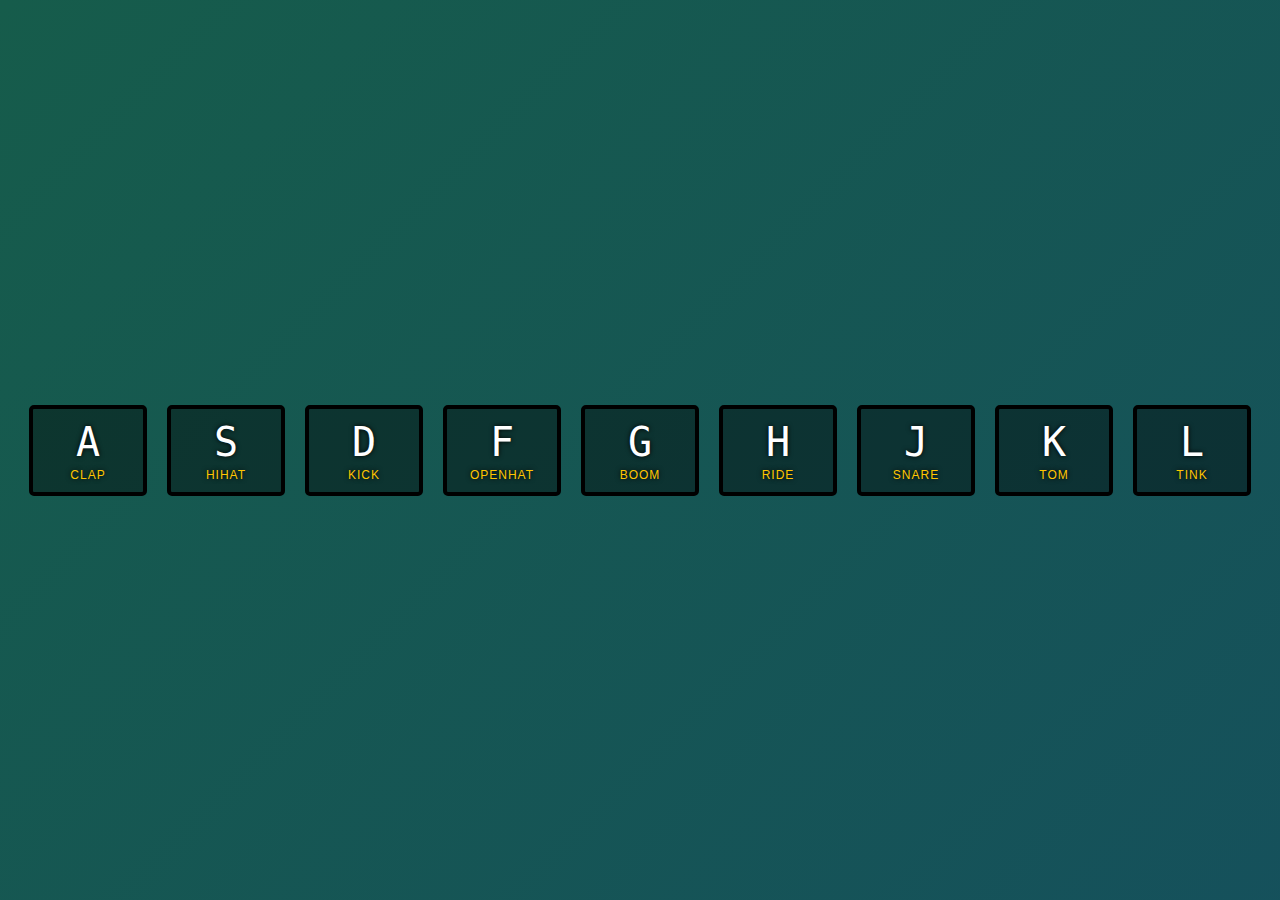
<file: 1.JavaScript-Drum-Kit/index.html>
<!DOCTYPE html>
<html lang="en">
  <head>
    <meta charset="UTF-8" />
    <title>JS Drum Kit</title>
    <link rel="stylesheet" href="style.css" />
  </head>
  <body>
    <div class="keys">
      <div data-key="65" class="key">
        <kbd>A</kbd>
        <span class="sound">clap</span>
      </div>
      <div data-key="83" class="key">
        <kbd>S</kbd>
        <span class="sound">hihat</span>
      </div>
      <div data-key="68" class="key">
        <kbd>D</kbd>
        <span class="sound">kick</span>
      </div>
      <div data-key="70" class="key">
        <kbd>F</kbd>
        <span class="sound">openhat</span>
      </div>
      <div data-key="71" class="key">
        <kbd>G</kbd>
        <span class="sound">boom</span>
      </div>
      <div data-key="72" class="key">
        <kbd>H</kbd>
        <span class="sound">ride</span>
      </div>
      <div data-key="74" class="key">
        <kbd>J</kbd>
        <span class="sound">snare</span>
      </div>
      <div data-key="75" class="key">
        <kbd>K</kbd>
        <span class="sound">tom</span>
      </div>
      <div data-key="76" class="key">
        <kbd>L</kbd>
        <span class="sound">tink</span>
      </div>
    </div>

    <audio data-key="65" src="sounds/clap.wav"></audio>
    <audio data-key="83" src="sounds/hihat.wav"></audio>
    <audio data-key="68" src="sounds/kick.wav"></audio>
    <audio data-key="70" src="sounds/openhat.wav"></audio>
    <audio data-key="71" src="sounds/boom.wav"></audio>
    <audio data-key="72" src="sounds/ride.wav"></audio>
    <audio data-key="74" src="sounds/snare.wav"></audio>
    <audio data-key="75" src="sounds/tom.wav"></audio>
    <audio data-key="76" src="sounds/tink.wav"></audio>

    <script>
      function playSound(e) {
        const audio = document.querySelector(`audio[data-key="${e.keyCode}"]`)
        const key = document.querySelector(`key[data-key="${e.keyCode}"]`)
        if (!audio) return //Stop before playing.
        audio.currentTime = 0 //Allow keypress to play the drum multiple times on top of other sounds.
        audio.play()
        key.classList.add('playing')
        console.log(key.classList)
      }
      function removeTransition(e) {
        if (e.propertyName !== 'transition') return
        transform
        this.classList.remove('playing')
      }
      window.addEventListener('keydown', playSound)

      const keys = document.querySelectorAll('.key')
      keys.forEach((key) =>
        key.addEventListener('transitionend', removeTransition)
      )
    </script>
  </body>
</html>
</file>
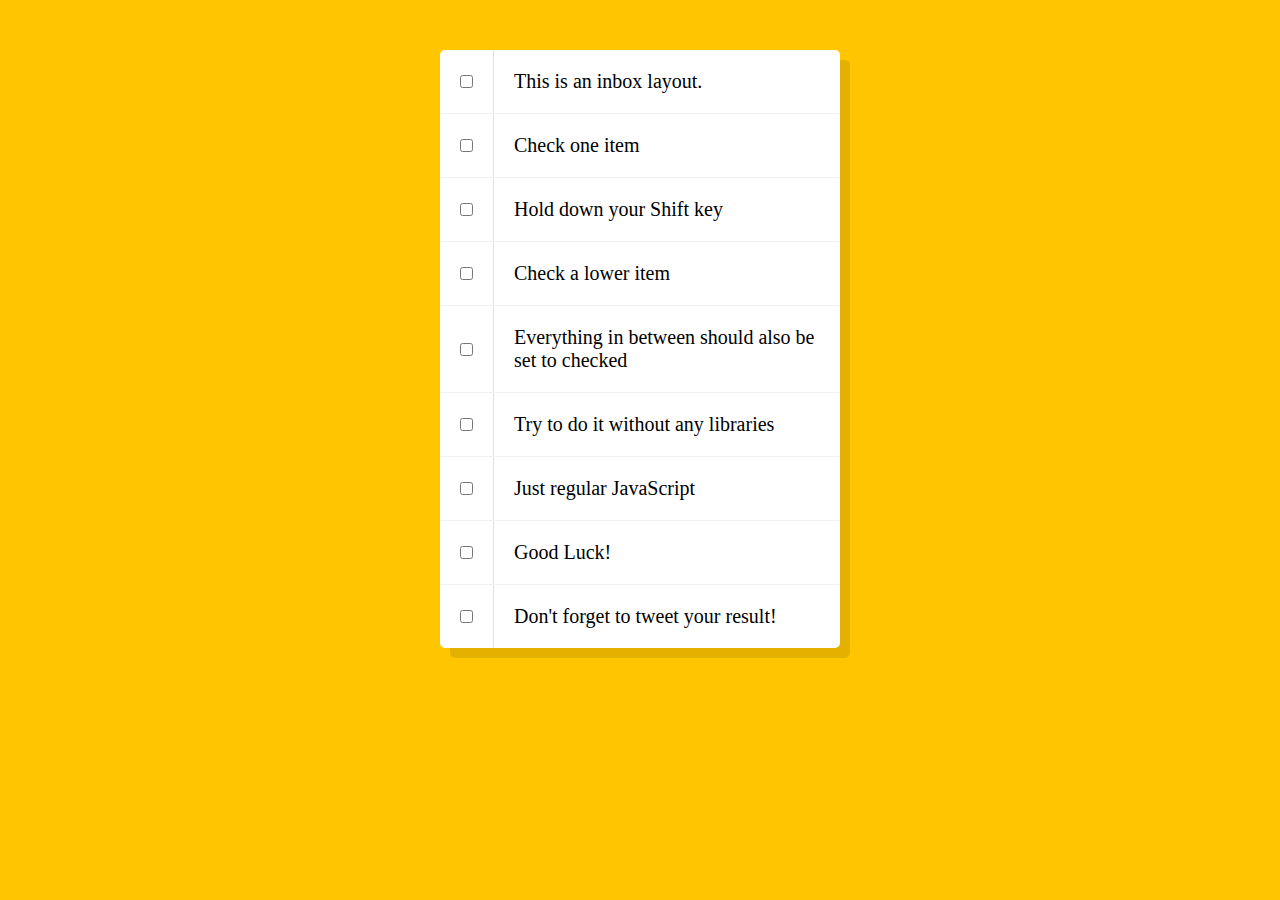
<file: 10.Hold-Shift-To-Check-Multiple-Checkboxes/index.html>
<!DOCTYPE html>
<html lang="en">
  <head>
    <meta charset="UTF-8" />
    <title>Hold Shift to Check Multiple Checkboxes</title>
  </head>
  <body>
    <style>
      html {
        font-family: sans-serif;
        background: #ffc600;
      }

      .inbox {
        max-width: 400px;
        margin: 50px auto;
        background: white;
        border-radius: 5px;
        box-shadow: 10px 10px 0 rgba(0, 0, 0, 0.1);
      }

      .item {
        display: flex;
        align-items: center;
        border-bottom: 1px solid #f1f1f1;
      }

      .item:last-child {
        border-bottom: 0;
      }

      input:checked + p {
        background: #f9f9f9;
        text-decoration: line-through;
      }

      input[type='checkbox'] {
        margin: 20px;
      }

      p {
        margin: 0;
        padding: 20px;
        transition: background 0.2s;
        flex: 1;
        font-family: 'helvetica neue';
        font-size: 20px;
        font-weight: 200;
        border-left: 1px solid #d1e2ff;
      }
    </style>
    <!--
   The following is a common layout you would see in an email client.
   When a user clicks a checkbox, holds Shift, and then clicks another checkbox a few rows down, all the checkboxes inbetween those two checkboxes should be checked.
  -->
    <div class="inbox">
      <div class="item">
        <input type="checkbox" />
        <p>This is an inbox layout.</p>
      </div>
      <div class="item">
        <input type="checkbox" />
        <p>Check one item</p>
      </div>
      <div class="item">
        <input type="checkbox" />
        <p>Hold down your Shift key</p>
      </div>
      <div class="item">
        <input type="checkbox" />
        <p>Check a lower item</p>
      </div>
      <div class="item">
        <input type="checkbox" />
        <p>Everything in between should also be set to checked</p>
      </div>
      <div class="item">
        <input type="checkbox" />
        <p>Try to do it without any libraries</p>
      </div>
      <div class="item">
        <input type="checkbox" />
        <p>Just regular JavaScript</p>
      </div>
      <div class="item">
        <input type="checkbox" />
        <p>Good Luck!</p>
      </div>
      <div class="item">
        <input type="checkbox" />
        <p>Don't forget to tweet your result!</p>
      </div>
    </div>

    <script>
      const checkboxes = document.querySelectorAll(
        '.inbox input[type="checkbox"]'
      )

      let lastChecked

      function handleCheck(e) {
        let inBetween = false
        if (e.shiftKey && this.checked) {
          checkboxes.forEach((checkbox) => {
            console.log(checkbox)
            if (checkbox === this || checkbox === lastChecked) {
              inBetween = !inBetween
              console.log('Starting to check them in between!')
            }

            if (inBetween) {
              checkbox.checked = true
            }
          })
        }

        lastChecked = this
      }
      checkboxes.forEach((checkbox) =>
        checkbox.addEventListener('click', handleCheck)
      )
    </script>
  </body>
</html>
</file>
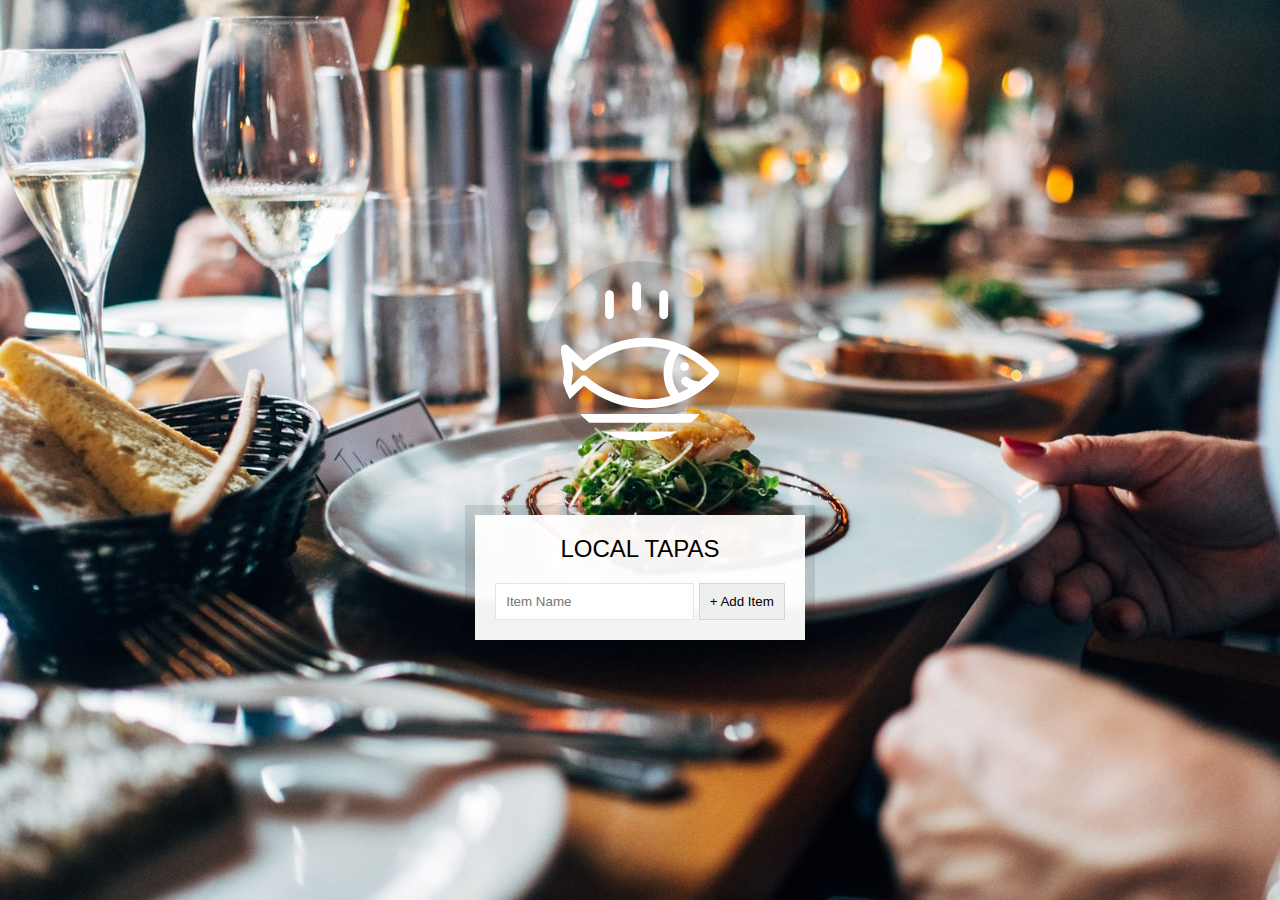
<file: 15.LocalStorage/index.html>
<!DOCTYPE html>
<html lang="en">
  <head>
    <meta charset="UTF-8" />
    <title>LocalStorage</title>
    <link rel="stylesheet" href="style.css" />
  </head>
  <body>
    <!--
      Fish SVG Cred:
      https://thenounproject.com/search/?q=fish&i=589236
   -->

    <svg
      xmlns="http://www.w3.org/2000/svg"
      xmlns:xlink="http://www.w3.org/1999/xlink"
      version="1.1"
      x="0px"
      y="0px"
      viewBox="0 0 512 512"
      enable-background="new 0 0 512 512"
      xml:space="preserve"
    >
      <g>
        <path
          d="M495.9,425.3H16.1c-5.2,0-10.1,2.9-12.5,7.6c-2.4,4.7-2.1,10.3,0.9,14.6l39,56.4c2.6,3.8,7,6.1,11.6,6.1h401.7   c4.6,0,9-2.3,11.6-6.1l39-56.4c3-4.3,3.3-9.9,0.9-14.6C506,428.2,501.1,425.3,495.9,425.3z M449.4,481.8H62.6L43,453.6H469   L449.4,481.8z"
        />
        <path
          d="M158.3,122c7.8,0,14.1-6.3,14.1-14.1V43.4c0-7.8-6.3-14.1-14.1-14.1c-7.8,0-14.1,6.3-14.1,14.1v64.5   C144.2,115.7,150.5,122,158.3,122z"
        />
        <path
          d="M245.1,94.7c7.8,0,14.1-6.3,14.1-14.1V16.1c0-7.8-6.3-14.1-14.1-14.1C237.3,2,231,8.3,231,16.1v64.5   C231,88.4,237.3,94.7,245.1,94.7z"
        />
        <path
          d="M331.9,122c7.8,0,14.1-6.3,14.1-14.1V43.4c0-7.8-6.3-14.1-14.1-14.1s-14.1,6.3-14.1,14.1v64.5   C317.8,115.7,324.1,122,331.9,122z"
        />
        <path
          d="M9.6,385.2c5.3,2.8,11.8,1.9,16.2-2.2l50.6-47.7c56.7,46.5,126.6,71.9,198.3,71.9c0,0,0,0,0,0   c87.5,0,169.7-36.6,231.4-103.2c5-5.4,5-13.8,0-19.2c-61.8-66.5-144-103.2-231.4-103.2c-72,0-142.2,25.6-199,72.5l-50-47.1   c-4.4-4.1-10.9-5-16.2-2.2c-5.3,2.8-8.3,8.7-7.4,14.6l11.6,75L2.2,370.6C1.3,376.5,4.2,382.4,9.6,385.2z M380.9,230.8   c34.9,14.3,67.2,35.7,95.3,63.6c-10.1,10-20.8,19.2-31.9,27.5c-22.4-3.3-29.6-8.8-30.7-9.7c-4-5.7-11.8-7.7-18.1-4.4   c-6.9,3.6-9.5,12.2-5.9,19.1c1.9,3.5,7.3,10.3,22.4,16c-10.1,5.7-20.5,10.7-31.1,15.1C352.4,320.2,352.4,268.6,380.9,230.8z    M36.3,255.6l29.4,27.7c5.3,5,13.6,5.1,19.1,0.3c53.2-47.6,120.7-73.7,190-73.7c26.9,0,53.2,3.9,78.5,11.3   c-29.3,44.6-29.3,102,0,146.6c-25.3,7.4-51.6,11.3-78.5,11.3c-69,0-136.3-26-189.4-73.2c-2.7-2.4-13.4-6.3-19.1,0.3l-30.1,28.3   l5.7-40C42.2,293,36.3,255.6,36.3,255.6z"
        />
        <circle cx="398.8" cy="273.8" r="14.1" />
      </g>
    </svg>

    <div class="wrapper">
      <h2>LOCAL TAPAS</h2>
      <p></p>
      <ul class="plates">
        <li>Loading Tapas...</li>
      </ul>
      <form class="add-items">
        <input type="text" name="item" placeholder="Item Name" required />
        <input type="submit" value="+ Add Item" />
      </form>
    </div>

    <script>
      const addItems = document.querySelector('.add-items')
      const itemsList = document.querySelector('.plates')
      const items = JSON.parse(localStorage.getItem('items')) || []

      function addItem(e) {
        e.preventDefault()
        const text = this.querySelector('[name=item]').value
        const item = {
          text,
          done: false,
        }

        items.push(item)
        populateList(items, itemsList)
        localStorage.setItem('items', JSON.stringify(items))
        this.reset()
      }

      function populateList(plates = [], platesList) {
        platesList.innerHTML = plates
          .map((plate, i) => {
            return `
        <li>
          <input type="checkbox" data-index=${i} id="item${i}" ${
              plate.done ? 'checked' : ''
            } />
          <label for="item${i}">${plate.text}</label>
        </li>
      `
          })
          .join('')
      }

      function toggleDone(e) {
        if (!e.target.matches('input')) return // skip this unless it's an input
        const el = e.target
        const index = el.dataset.index
        items[index].done = !items[index].done
        localStorage.setItem('items', JSON.stringify(items))
        populateList(items, itemsList)
      }

      addItems.addEventListener('submit', addItem)
      itemsList.addEventListener('click', toggleDone)

      populateList(items, itemsList)
    </script>
  </body>
</html>
</file>
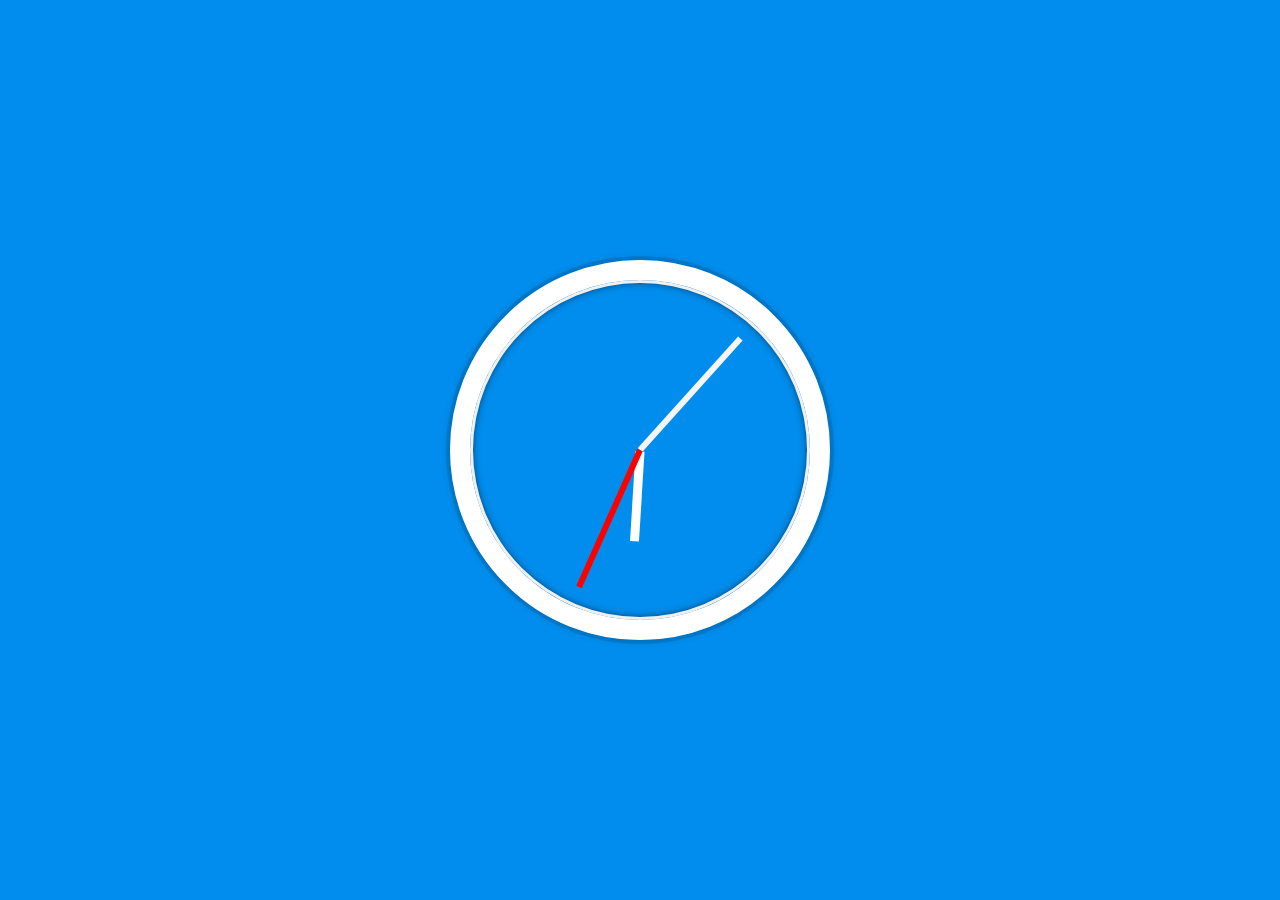
<file: 2.CSS-JS-Clock/index.html>
<!DOCTYPE html>
<html lang="en">
  <head>
    <meta charset="UTF-8" />
    <title>JS + CSS Clock</title>
  </head>
  <body>
    <div class="clock">
      <div class="clock-face">
        <div class="hand hour-hand"></div>
        <div class="clockcenter"></div>
        <div class="hand min-hand"></div>
        <div class="hand second-hand" style="transform: rotate(60deg)"></div>
      </div>
    </div>

    <style>
      html {
        background: #018ded
          url(https://papers.co/wallpaper/papers.co-vr76-dessert-bw-dark-nature-pattern-25-wallpaper.jpg);
        font-family: 'helvetica neue';
        text-align: center;
        font-size: 10px;
      }

      body {
        margin: 0;
        font-size: 2rem;
        display: flex;
        flex: 1;
        min-height: 100vh;
        align-items: center;
      }
      .clock {
        width: 30rem;
        height: 30rem;
        border: 20px solid white;
        border-radius: 50%;
        margin: 50px auto;
        position: relative;
        padding: 2rem;
        box-shadow: 0 0 0 4px rgba(0, 0, 0, 0.1), inset 0 0 0 3px #efefef,
          inset 0 0 10px black, 0 0 10px rgba(0, 0, 0, 0.2);
      }

      .clock-face {
        position: relative;
        width: 100%;
        height: 100%;
        transform: translateY(-3px);
      }

      .hand {
        position: absolute;
        transform-origin: 100%;
      }

      .second-hand {
        position: absolute;
        width: 50%;
        height: 6px;
        background: red;
        top: 50%;
      }
      .min-hand {
        position: absolute;
        width: 50%;
        height: 6px;
        background: whitesmoke;
        top: 50%;
      }
      .hour-hand {
        width: 30%;
        height: 9px;
        background: white;
        top: 50%;
        left: 20%;
      }
    </style>
    <script>
      const hand = document.querySelector('.hand')
      const secondHand = document.querySelector('.second-hand')
      const minsHand = document.querySelector('.min-hand')
      const hourHand = document.querySelector('.hour-hand')
      function setDate() {
        const now = new Date()
        const seconds = now.getSeconds()
        const secondsDegrees = (seconds / 60) * 360 + 90

        if (secondHand.style.transform === 'rotate(444deg)') {
          console.log(`this is 59secs ${secondHand.style.transition}`)
          console.log(
            `this is 59secs ${secondHand.style.transitionTimingFunction}`
          )
          secondHand.style.transitionTimingFunction = 'steps(1,jump-end'
          secondHand.style.transition = '0s'
          secondHand.style.transform = `rotate(${84}deg`
        }
        secondHand.style.transform = `rotate(${secondsDegrees}deg`
        secondHand.style.transition = 'all 0.5s'
        secondHand.style.transitionTimingFunction =
          'cubic-bezier(0.1, 2.7, 0.58, 1)'

        const minutes = now.getMinutes()
        const minDegrees = (minutes / 60) * 360 + 90
        minsHand.style.transform = `rotate(${minDegrees}deg)`

        const hours = now.getHours()
        const hourDegrees = (hours / 12) * 360 + (minutes / 60) * 30 + 90
        hourHand.style.transform = `rotate(${hourDegrees}deg)`
        console.log()

        console.log(`time:${hours}:${minutes}:${seconds}`)
      }

      setInterval(setDate, 1000)

      setDate()
    </script>
  </body>
</html>
</file>
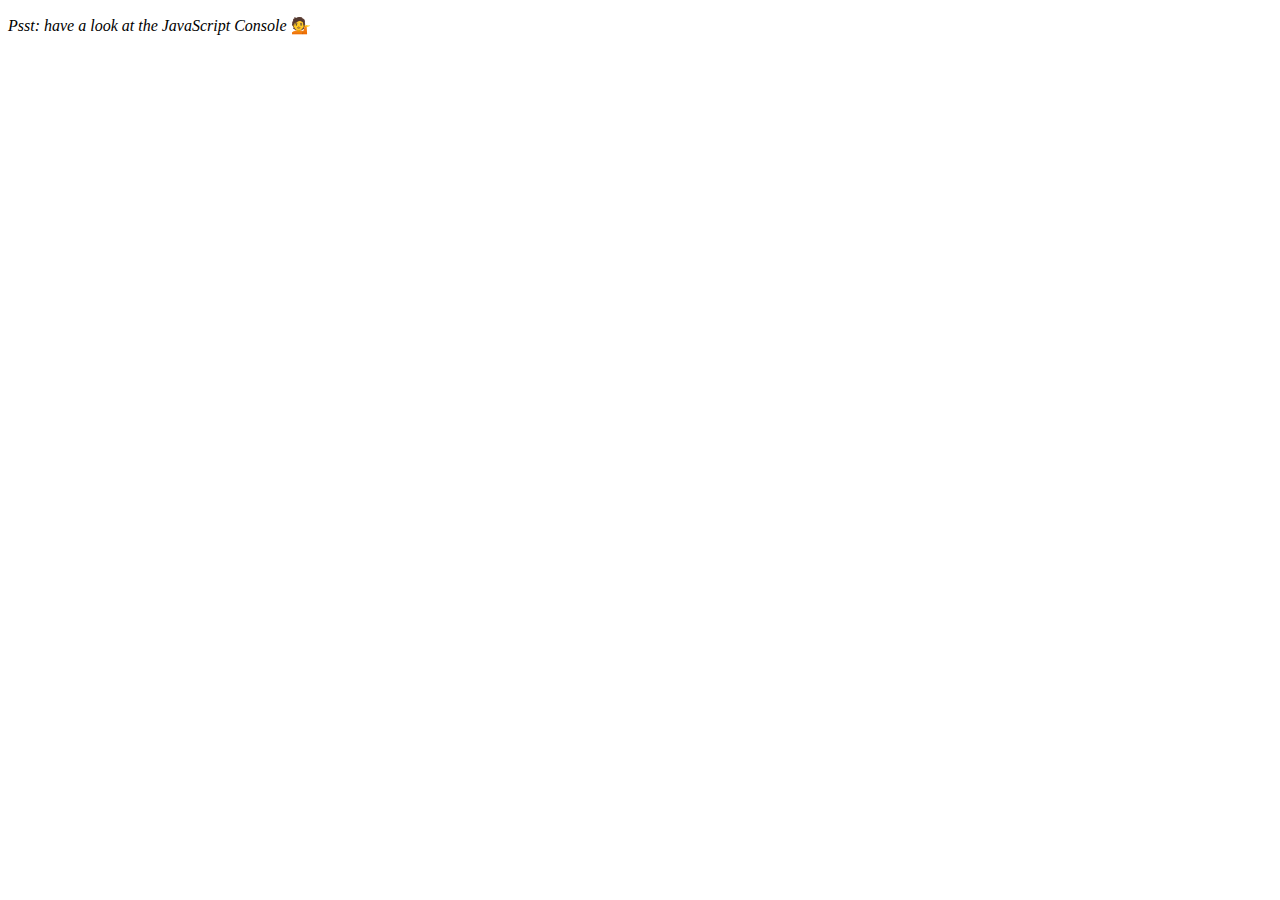
<file: 4.Array-Cardio-Day-1/index.html>
<!DOCTYPE html>
<html lang="en">
  <head>
    <meta charset="UTF-8" />
    <title>Array Cardio 💪</title>
  </head>
  <body>
    <p><em>Psst: have a look at the JavaScript Console</em> 💁</p>
    <script>
      // Get your shorts on - this is an array workout!
      // ## Array Cardio Day 1

      // Some data we can work with

      const inventors = [
        { first: 'Albert', last: 'Einstein', year: 1879, passed: 1955 },
        { first: 'Isaac', last: 'Newton', year: 1643, passed: 1727 },
        { first: 'Galileo', last: 'Galilei', year: 1564, passed: 1642 },
        { first: 'Marie', last: 'Curie', year: 1867, passed: 1934 },
        { first: 'Johannes', last: 'Kepler', year: 1571, passed: 1630 },
        { first: 'Nicolaus', last: 'Copernicus', year: 1473, passed: 1543 },
        { first: 'Max', last: 'Planck', year: 1858, passed: 1947 },
        { first: 'Katherine', last: 'Blodgett', year: 1898, passed: 1979 },
        { first: 'Ada', last: 'Lovelace', year: 1815, passed: 1852 },
        { first: 'Sarah E.', last: 'Goode', year: 1855, passed: 1905 },
        { first: 'Lise', last: 'Meitner', year: 1878, passed: 1968 },
        { first: 'Hanna', last: 'Hammarström', year: 1829, passed: 1909 },
      ]

      const people = [
        'Bernhard, Sandra',
        'Bethea, Erin',
        'Becker, Carl',
        'Bentsen, Lloyd',
        'Beckett, Samuel',
        'Blake, William',
        'Berger, Ric',
        'Beddoes, Mick',
        'Beethoven, Ludwig',
        'Belloc, Hilaire',
        'Begin, Menachem',
        'Bellow, Saul',
        'Benchley, Robert',
        'Blair, Robert',
        'Benenson, Peter',
        'Benjamin, Walter',
        'Berlin, Irving',
        'Benn, Tony',
        'Benson, Leana',
        'Bent, Silas',
        'Berle, Milton',
        'Berry, Halle',
        'Biko, Steve',
        'Beck, Glenn',
        'Bergman, Ingmar',
        'Black, Elk',
        'Berio, Luciano',
        'Berne, Eric',
        'Berra, Yogi',
        'Berry, Wendell',
        'Bevan, Aneurin',
        'Ben-Gurion, David',
        'Bevel, Ken',
        'Biden, Joseph',
        'Bennington, Chester',
        'Bierce, Ambrose',
        'Billings, Josh',
        'Birrell, Augustine',
        'Blair, Tony',
        'Beecher, Henry',
        'Biondo, Frank',
      ]

      // Array.prototype.filter()
      // 1. Filter the list of inventors for those who were born in the 1500's
      const fifteen = inventors.filter(
        (inventor) => inventor.year >= 1500 && inventor.year < 1600
      )
      console.log(fifteen)

      // Array.prototype.map()
      // 2. Give us an array of the inventors first and last names
      const first_last = inventors.filter(
        (inventor) => `${inventor.first} ${inventor.last}`
      )
      console.log(first_last)

      // Array.prototype.sort()
      // 3. Sort the inventors by birthdate, oldest to youngest
      const ordered = inventors.sort((a, b) => (a.year > b.year ? 1 : -1))
      console.table(ordered)

      // Array.prototype.reduce()
      // 4. How many years did all the inventors live all together?
      const totalYears = inventors.reduce(
        (total, inventor) => total + (inventor.passed - inventor.year),
        0
      )
      console.log(totalYears)

      // 5. Sort the inventors by years lived
      const orderedAge = inventors.sort((a, b) =>
        a.passed - a.year > b.passed - b.year ? 1 : -1
      )
      console.table(orderedAge)

      // 6. create a list of Boulevards in Paris that contain 'de' anywhere in the name
      // https://en.wikipedia.org/wiki/Category:Boulevards_in_Paris
      // This group of code only works on the Wikipedia URL.
      /*
    const category = document.querySelector('.mw-category');
    const links = Array.from(category.querySelectorAll('a'));

    const de = links.map(link => link.textContent).filter(streetName => streetName.includes("de"));
    */

      // 7. sort Exercise
      // Sort the people alphabetically by last name
      const orderedPeople = people.sort((lastOne, nextOne) => {
        const [aLast, aName] = lastOne.split(', ')
        const [bLast, bName] = nextOne.split(', ')
        return aLast > bLast ? -1 : 1
      })
      console.log(orderedPeople)

      // 8. Reduce Exercise
      // Sum up the instances of each of these
      const data = [
        'car',
        'car',
        'truck',
        'truck',
        'bike',
        'walk',
        'car',
        'van',
        'bike',
        'walk',
        'car',
        'van',
        'car',
        'truck',
      ]

      const reducedData = data.reduce((obj, car) => {
        if (!obj[item]) {
          obj[item] = 0
        }
        obj[item]++
        return obj
      }, {})
    </script>
  </body>
</html>
</file>
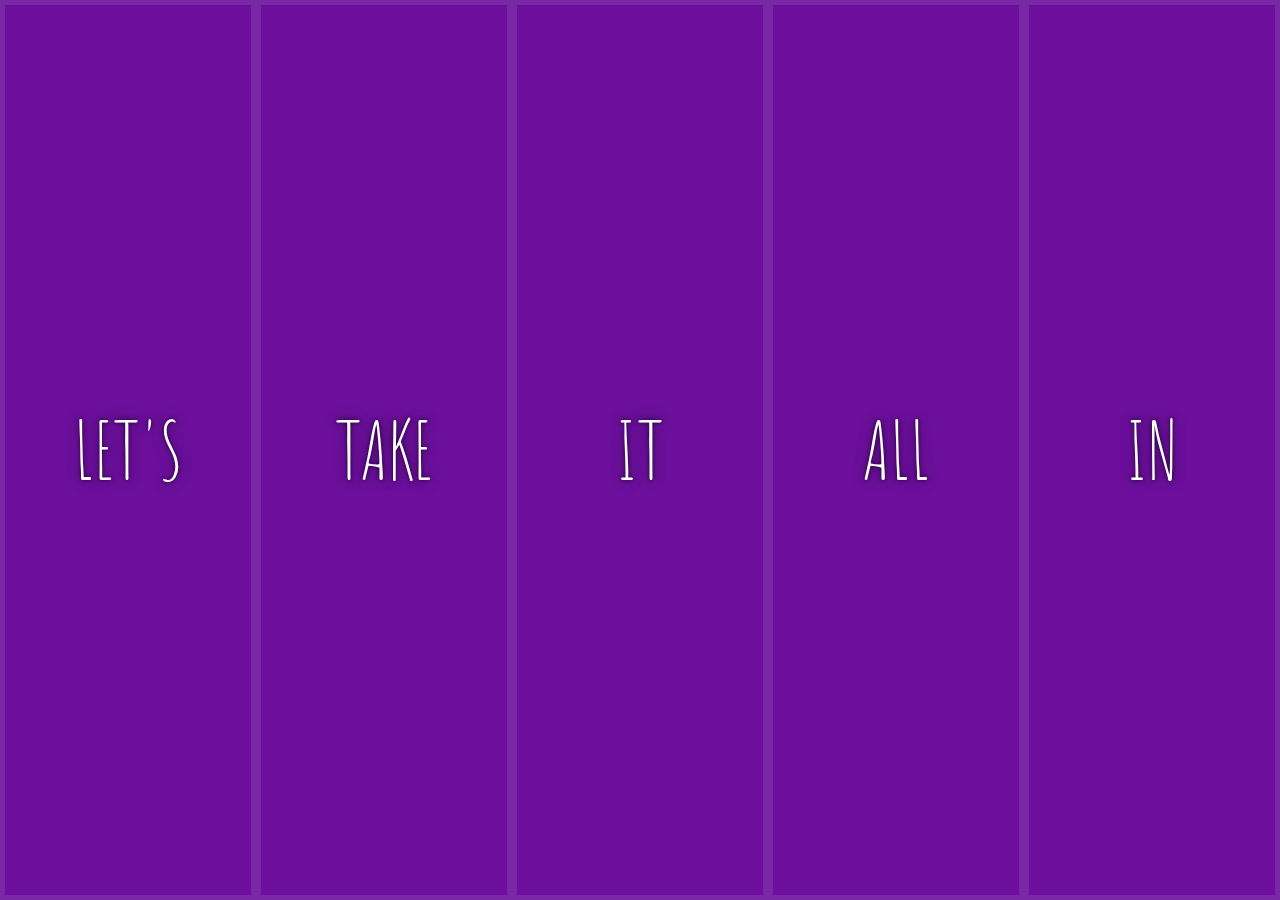
<file: 5.Flex-Panel-Gallery/index.html>
<!DOCTYPE html>
<html lang="en">
  <head>
    <meta charset="UTF-8" />
    <title>Flex Panels 💪</title>
    <link
      href="https://fonts.googleapis.com/css?family=Amatic+SC"
      rel="stylesheet"
      type="text/css"
    />
  </head>
  <body>
    <style>
      html {
        box-sizing: border-box;
        background: #ffc600;
        font-family: 'helvetica neue';
        font-size: 20px;
        font-weight: 200;
      }

      body {
        margin: 0;
      }

      *,
      *:before,
      *:after {
        box-sizing: inherit;
      }

      .panels {
        min-height: 100vh;
        overflow: hidden;
        display: flex;
      }

      .panel {
        background: #6b0f9c;
        box-shadow: inset 0 0 0 5px rgba(255, 255, 255, 0.1);
        color: white;
        text-align: center;
        align-items: center;
        /* Safari transitionend event.propertyName === flex */
        /* Chrome + FF transitionend event.propertyName === flex-grow */
        transition: font-size 0.7s cubic-bezier(0.61, -0.19, 0.7, -0.11),
          flex 0.7s cubic-bezier(0.61, -0.19, 0.7, -0.11), background 0.2s;
        font-size: 20px;
        background-size: cover;
        background-position: center;
        flex: 1;
        justify-content: center;
        align-items: center;
        display: flex;
        flex-direction: column;
      }

      .panel1 {
        background-image: url(https://source.unsplash.com/gYl-UtwNg_I/1500x1500);
      }
      .panel2 {
        background-image: url(https://source.unsplash.com/rFKUFzjPYiQ/1500x1500);
      }
      .panel3 {
        background-image: url(https://images.unsplash.com/photo-1465188162913-8fb5709d6d57?ixlib=rb-0.3.5&q=80&fm=jpg&crop=faces&cs=tinysrgb&w=1500&h=1500&fit=crop&s=967e8a713a4e395260793fc8c802901d);
      }
      .panel4 {
        background-image: url(https://source.unsplash.com/ITjiVXcwVng/1500x1500);
      }
      .panel5 {
        background-image: url(https://source.unsplash.com/3MNzGlQM7qs/1500x1500);
      }

      /* Flex Children */
      .panel > * {
        margin: 0;
        width: 100%;
        transition: transform 0.5s;
        flex: 1 0 auto;
        display: flex;
        justify-content: center;
        align-items: center;
      }

      .panel > *:first-child {
        transform: translateY(-100%);
      }
      .panel.open-active > *:first-child {
        transform: translateY(0);
      }
      .panel > *:last-child {
        transform: translateY(100%);
      }
      .panel.open-active > *:last-child {
        transform: translateY(0);
      }

      .panel p {
        text-transform: uppercase;
        font-family: 'Amatic SC', cursive;
        text-shadow: 0 0 4px rgba(0, 0, 0, 0.72), 0 0 14px rgba(0, 0, 0, 0.45);
        font-size: 2em;
      }

      .panel p:nth-child(2) {
        font-size: 4em;
      }

      .panel.open {
        flex: 5;
        font-size: 40px;
      }
    </style>

    <div class="panels">
      <div class="panel panel1">
        <p>Hey</p>
        <p>Let's</p>
        <p>Dance</p>
      </div>
      <div class="panel panel2">
        <p>Give</p>
        <p>Take</p>
        <p>Receive</p>
      </div>
      <div class="panel panel3">
        <p>Experience</p>
        <p>It</p>
        <p>Today</p>
      </div>
      <div class="panel panel4">
        <p>Give</p>
        <p>All</p>
        <p>You can</p>
      </div>
      <div class="panel panel5">
        <p>Life</p>
        <p>In</p>
        <p>Motion</p>
      </div>
    </div>

    <script>
      const panels = document.querySelectorAll('.panel')

      function toggleOpen() {
        this.classList.toggle('open')
      }

      function toggleActive(e) {
        if (e.propertyName.includes('flex')) {
          this.classList.toggle('open-active')
        }
      }

      panels.forEach((panel) => panel.addEventListener('click', toggleOpen))
      panels.forEach((panel) =>
        panel.addEventListener('transitionend', toggleActive)
      )
    </script>
  </body>
</html>
</file>
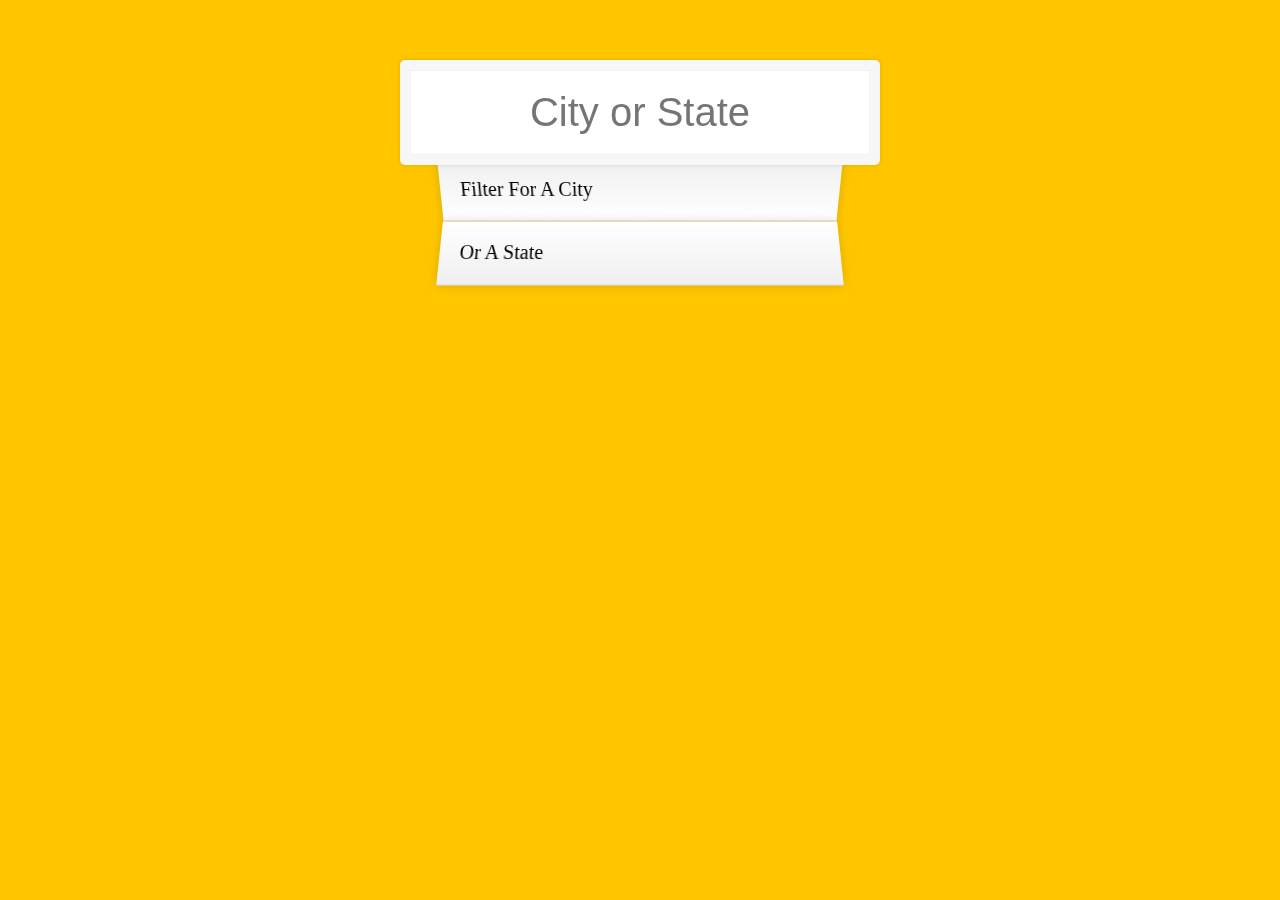
<file: 6.Type-Ahead/index.html>
<!DOCTYPE html>
<html lang="en">
  <head>
    <meta charset="UTF-8" />
    <title>Type Ahead 👀</title>
    <link rel="stylesheet" href="style.css" />
  </head>
  <body>
    <form class="search-form">
      <input type="text" class="search" placeholder="City or State" />
      <ul class="suggestions">
        <li>Filter for a city</li>
        <li>or a state</li>
      </ul>
    </form>
    <script>
      const endpoint =
        'https://gist.githubusercontent.com/Miserlou/c5cd8364bf9b2420bb29/raw/2bf258763cdddd704f8ffd3ea9a3e81d25e2c6f6/cities.json'
      const cities = []
      fetch(endpoint)
        .then((block) => block.json())
        .then((data) => cities.push(...data))

      function findMAtches(wordToMatch, cities) {
        return cities.filter((place) => {
          const regex = new RegExp(wordToMatch, 'gi')
          return place.city.match(regex) || place.state.match(regex)
        })
      }

      function numberWithCommas(x) {
        return x.replace(/\B(?=(\d{3})+(?!\d))/g, ',')
      }

      function displayMatches() {
        const matchArray = findMAtches(this.value, cities)
        const html = matchArray
          .map((place) => {
            const regex = new RegExp(this.value, 'gi')
            const cityName = place.city.replace(
              regex,
              `<span class="hl">${this.value}</span>`
            )
            const stateName = place.state.replace(
              regex,
              `<span class="hl">${this.value}</span>`
            )
            return `
                <li>
                    <span class="name">${place.city}, ${place.state}</span>
                    <span class="population">${numberWithCommas(
                      place.population
                    )}</span>
                </li>
                `
          })
          .join('')
        suggestions.innerHTML = html
      }

      const searchInput = document.querySelector('.search')
      const suggestions = document.querySelector('.suggestions')

      searchInput.addEventListener('change', displayMatches)
      searchInput.addEventListener('keyup', displayMatches)
    </script>
  </body>
</html>
</file>
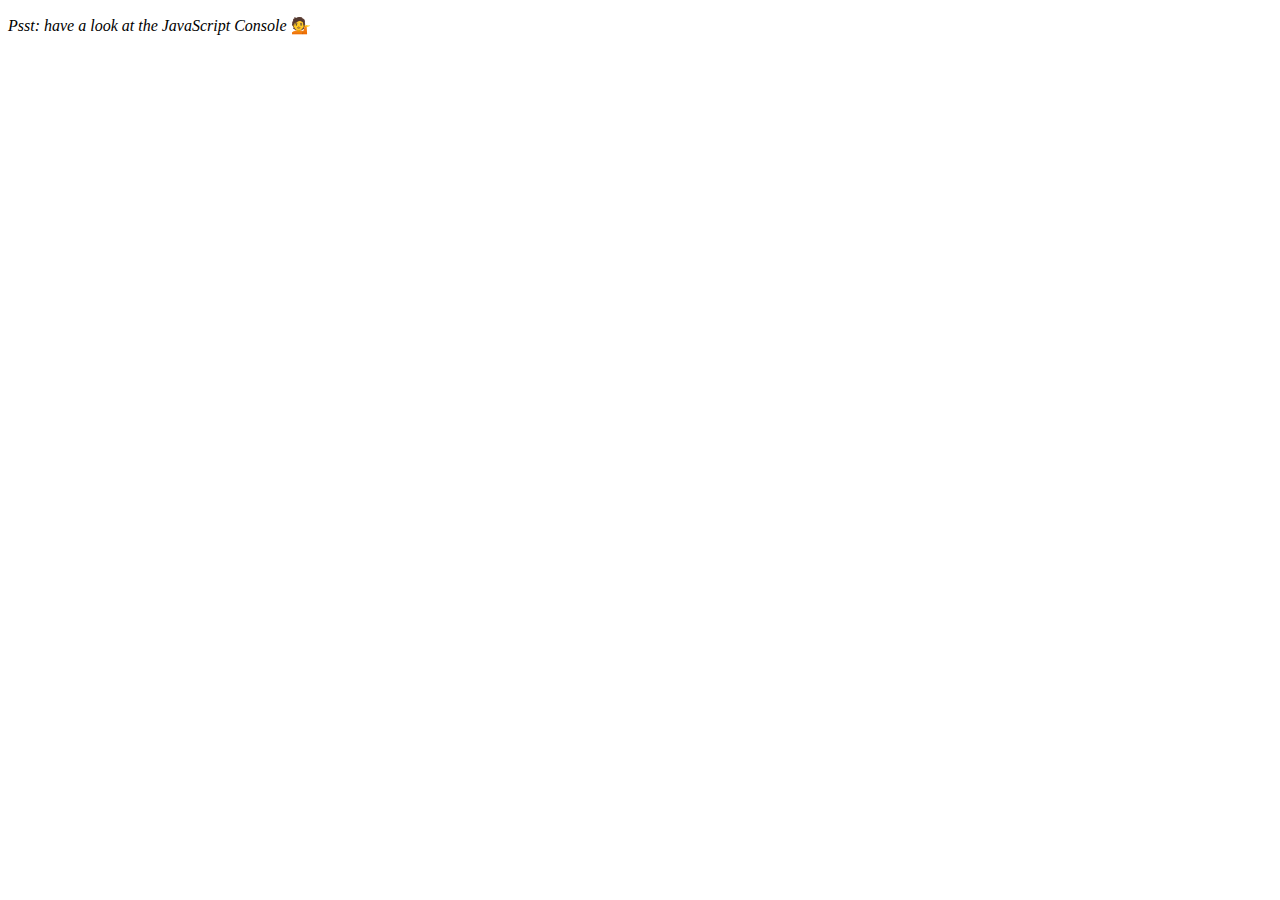
<file: 7.Array-Cardio-Day-2/index.html>
<!DOCTYPE html>
<html lang="en">
  <head>
    <meta charset="UTF-8" />
    <title>Array Cardio 💪💪</title>
  </head>
  <body>
    <p><em>Psst: have a look at the JavaScript Console</em> 💁</p>
    <script>
      // ## Array Cardio Day 2

      const people = [
        { name: 'Wes', year: 1988 },
        { name: 'Kait', year: 1986 },
        { name: 'Irv', year: 1970 },
        { name: 'Lux', year: 2015 },
      ]

      const comments = [
        { text: 'Love this!', id: 523423 },
        { text: 'Super good', id: 823423 },
        { text: 'You are the best', id: 2039842 },
        { text: 'Ramen is my fav food ever', id: 123523 },
        { text: 'Nice Nice Nice!', id: 542328 },
      ]

      // Some and Every Checks
      // Array.prototype.some() // is at least one person 19 or older?
      const isAdult = people.some(
        (person) => new Date().getFullYear() - person.year >= 19
      )
      console.log({ isAdult })

      // Array.prototype.every() // is everyone 19 or older?
      const allAdults = people.every(
        (person) => new Date().getFullYear() - person.year >= 19
      )
      console.log({ allAdults })
      // Array.prototype.find()
      // Find is like filter, but instead returns just the one you are looking for
      // find the comment with the ID of 823423
      const comment = comments.find((comment) => comment.id === 823423)
      console.log({ comment })
      // Array.prototype.findIndex()
      // Find the comment with this ID
      // delete the comment with the ID of 823423
      const index = comments.findIndex((comment) => comment.id === 823423)
      comments.splice(index, 1)
      console.log(index)
    </script>
  </body>
</html>
</file>
<file: 1.JavaScript-Drum-Kit/style.css>
html {
    font-size: 10px;
    background: linear-gradient(-45deg, #8b665a, #412f36, #154d61, #165c4b);
    background-size: 400% 400%;
    animation: gradient 100s ease infinite;
  }
  
  body,html {
    margin: 0;
    padding: 0;
    font-family: sans-serif;
  }
  
  .keys {
    display: flex;
    flex: 1;
    min-height: 100vh;
    align-items: center;
    justify-content: center;
  }
  
  .key {
    border: .4rem solid black;
    border-radius: .5rem;
    margin: 1rem;
    font-size: 1.5rem;
    padding: 1rem .5rem;
    transition: all .07s ease;
    width: 10rem;
    text-align: center;
    color: white;
    background: rgba(0,0,0,0.4);
    text-shadow: 0 0 .5rem black;
  }
  
  .playing {
    transform: scale(1.3);
    border-color: #ffc600;
    box-shadow: 0 0 1rem #ffc600;
  }
  
  kbd {
    display: block;
    font-size: 4rem;
  }
  
  .sound {
    font-size: 1.2rem;
    text-transform: uppercase;
    letter-spacing: .1rem;
    color: #ffc600;
  }

  
  @keyframes gradient {
    0% {
      background-position: 0% 50%;
    }
    50% {
      background-position: 100% 50%;
    }
    100% {
      background-position: 0% 50%;
    }
  }
</file>
<file: 15.LocalStorage/style.css>
html {
  box-sizing: border-box;
  background: url('oh-la-la.jpeg') center no-repeat;
  background-size: cover;
  min-height: 100vh;
  display: flex;
  justify-content: center;
  align-items: center;
  text-align: center;
  font-family: Futura, 'Trebuchet MS', Arial, sans-serif;
}

*,
*:before,
*:after {
  box-sizing: inherit;
}

svg {
  fill: white;
  background: rgba(0, 0, 0, 0.1);
  padding: 20px;
  border-radius: 50%;
  width: 200px;
  margin-bottom: 50px;
}

.wrapper {
  padding: 20px;
  max-width: 350px;
  background: rgba(255, 255, 255, 0.95);
  box-shadow: 0 0 0 10px rgba(0, 0, 0, 0.1);
}

h2 {
  text-align: center;
  margin: 0;
  font-weight: 200;
}

.plates {
  margin: 0;
  padding: 0;
  text-align: left;
  list-style: none;
}

.plates li {
  border-bottom: 1px solid rgba(0, 0, 0, 0.2);
  padding: 10px 0;
  font-weight: 100;
  display: flex;
}

.plates label {
  flex: 1;
  cursor: pointer;
}

.plates input {
  display: none;
}

.plates input + label:before {
  content: '⬜️';
  margin-right: 10px;
}

.plates input:checked + label:before {
  content: '🌮';
}

.add-items {
  margin-top: 20px;
}

.add-items input {
  padding: 10px;
  outline: 0;
  border: 1px solid rgba(0, 0, 0, 0.1);
}
</file>
<file: 6.Type-Ahead/style.css>
html {
  box-sizing: border-box;
  background: #ffc600;
  font-family: 'helvetica neue';
  font-size: 20px;
  font-weight: 200;
}

*,
*:before,
*:after {
  box-sizing: inherit;
}

input {
  width: 100%;
  padding: 20px;
}

.search-form {
  max-width: 400px;
  margin: 50px auto;
}

input.search {
  margin: 0;
  text-align: center;
  outline: 0;
  border: 10px solid #f7f7f7;
  width: 120%;
  left: -10%;
  position: relative;
  top: 10px;
  z-index: 2;
  border-radius: 5px;
  font-size: 40px;
  box-shadow: 0 0 5px rgba(0, 0, 0, 0.12), inset 0 0 2px rgba(0, 0, 0, 0.19);
}

.suggestions {
  margin: 0;
  padding: 0;
  position: relative;
  /*perspective: 20px;*/
}

.suggestions li {
  background: white;
  list-style: none;
  border-bottom: 1px solid #d8d8d8;
  box-shadow: 0 0 10px rgba(0, 0, 0, 0.14);
  margin: 0;
  padding: 20px;
  transition: background 0.2s;
  display: flex;
  justify-content: space-between;
  text-transform: capitalize;
}

.suggestions li:nth-child(even) {
  transform: perspective(100px) rotateX(3deg) translateY(2px) scale(1.001);
  background: linear-gradient(to bottom, #ffffff 0%, #efefef 100%);
}

.suggestions li:nth-child(odd) {
  transform: perspective(100px) rotateX(-3deg) translateY(3px);
  background: linear-gradient(to top, #ffffff 0%, #efefef 100%);
}

span.population {
  font-size: 15px;
}

.hl {
  background: #ffc600;
}
</file>
